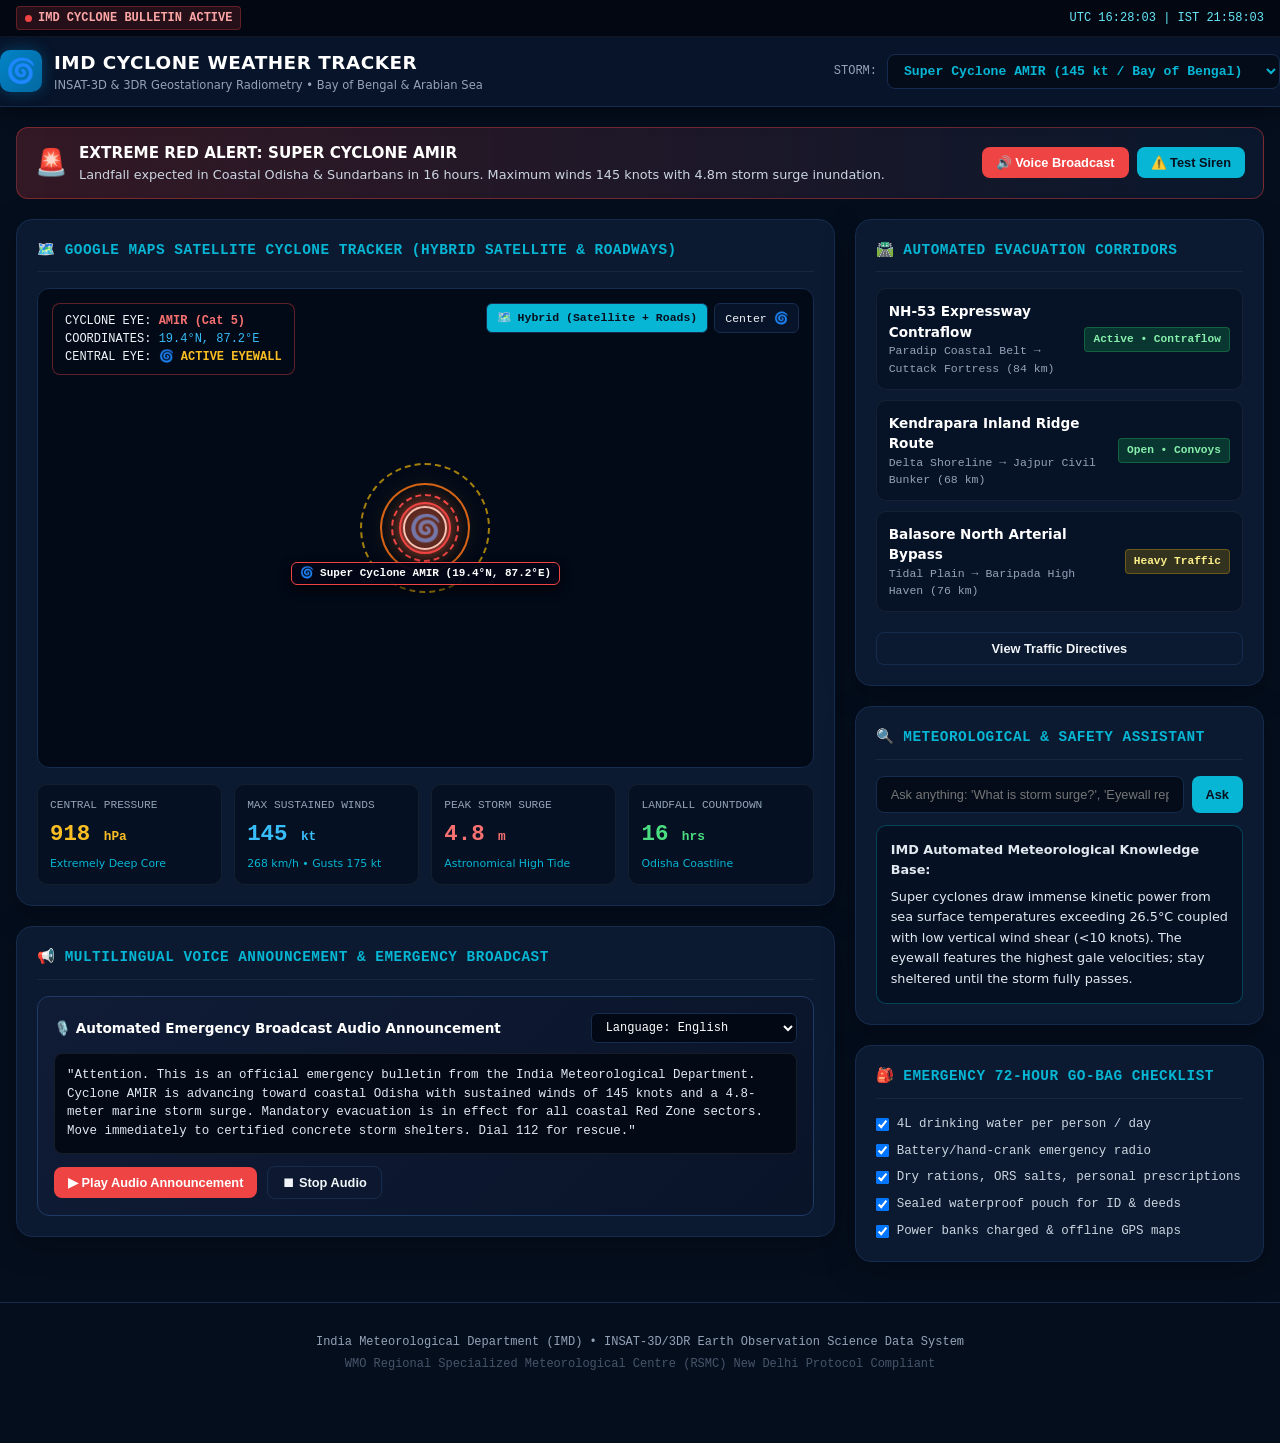
<file: AI STUDIO/public/tropical-cyclone-insat3d.html>
<!DOCTYPE html>
<html lang="en">
<head>
  <meta charset="UTF-8" />
  <meta name="viewport" content="width=device-width, initial-scale=1.0, maximum-scale=5.0, user-scalable=yes" />
  <title>IMD INSAT-3D Tropical Cyclone & Weather Tracker</title>
  <meta name="description" content="INSAT-3D / IMD Official Theme Tropical Cyclone & Weather Tracking Station with live radar, 🌀 storm eye position, evacuation corridors, and audio alerts." />
  <meta name="theme-color" content="#061224" />
  <style>
    :root {
      --bg-dark: #050e1d;
      --card-bg: #0b1a30;
      --card-border: #162c4e;
      --accent-cyan: #06b6d4;
      --accent-blue: #3b82f6;
      --imd-red: #ef4444;
      --imd-orange: #f97316;
      --imd-yellow: #eab308;
      --imd-green: #22c55e;
      --text-main: #f1f5f9;
      --text-muted: #94a3b8;
      --font-mono: ui-monospace, SFMono-Regular, Menlo, Monaco, Consolas, monospace;
      --font-sans: system-ui, -apple-system, BlinkMacSystemFont, "Segoe UI", Roboto, sans-serif;
    }

    * {
      box-sizing: border-box;
      margin: 0;
      padding: 0;
      -webkit-tap-highlight-color: transparent;
    }

    body {
      background-color: var(--bg-dark);
      color: var(--text-main);
      font-family: var(--font-sans);
      line-height: 1.5;
      padding-bottom: 40px;
      overflow-x: hidden;
    }

    /* Container */
    .container {
      width: 100%;
      max-width: 1720px;
      margin: 0 auto;
      padding: 0 16px;
    }

    /* Header */
    header {
      background: rgba(8, 22, 43, 0.95);
      border-bottom: 1px solid var(--card-border);
      backdrop-filter: blur(12px);
      position: sticky;
      top: 0;
      z-index: 100;
      box-shadow: 0 4px 20px rgba(0,0,0,0.4);
    }

    .top-status {
      background: #020712;
      border-bottom: 1px solid rgba(255,255,255,0.06);
      padding: 6px 0;
      font-size: 0.75rem;
      font-family: var(--font-mono);
      display: flex;
      justify-content: space-between;
      align-items: center;
      color: var(--text-muted);
    }

    .status-badge {
      display: inline-flex;
      align-items: center;
      gap: 6px;
      background: rgba(239, 68, 68, 0.15);
      border: 1px solid rgba(239, 68, 68, 0.3);
      color: #fca5a5;
      padding: 2px 8px;
      border-radius: 4px;
      font-weight: 700;
    }

    .pulse-dot {
      width: 7px;
      height: 7px;
      border-radius: 50%;
      background: var(--imd-red);
      animation: pulse 1.5s infinite;
    }

    @keyframes pulse {
      0%, 100% { opacity: 1; transform: scale(1); }
      50% { opacity: 0.3; transform: scale(1.3); }
    }

    @keyframes cycloneSpin {
      from { transform: rotate(0deg); }
      to { transform: rotate(360deg); }
    }
    @keyframes cycloneSpinReverse {
      from { transform: rotate(360deg); }
      to { transform: rotate(0deg); }
    }
    @keyframes pulseWave {
      0% { transform: scale(0.65); opacity: 0.85; }
      50% { opacity: 0.4; }
      100% { transform: scale(1.45); opacity: 0; }
    }
    @keyframes pulseWaveOuter {
      0% { transform: scale(0.8); opacity: 0.75; }
      50% { opacity: 0.35; }
      100% { transform: scale(1.9); opacity: 0; }
    }
    @keyframes radarPulseRing {
      0%, 100% { transform: scale(1); opacity: 0.75; }
      50% { transform: scale(1.06); opacity: 0.35; }
    }
    .animate-cyclone-spin {
      animation: cycloneSpin 3.5s linear infinite;
      display: inline-block;
    }
    .animate-cyclone-spin-reverse {
      animation: cycloneSpinReverse 7s linear infinite;
    }
    .animate-pulse-wave {
      animation: pulseWave 2.2s cubic-bezier(0.2, 0.6, 0.4, 1) infinite;
    }
    .animate-pulse-wave-outer {
      animation: pulseWaveOuter 3.2s cubic-bezier(0.2, 0.6, 0.4, 1) infinite 0.7s;
    }
    .animate-radar-ring {
      animation: radarPulseRing 2.8s ease-in-out infinite;
    }

    .nav-bar {
      display: flex;
      justify-content: space-between;
      align-items: center;
      padding: 12px 0;
      gap: 16px;
      flex-wrap: wrap;
    }

    .logo-group {
      display: flex;
      align-items: center;
      gap: 12px;
    }

    .logo-icon {
      width: 42px;
      height: 42px;
      background: linear-gradient(135deg, #0284c7, #0369a1);
      border-radius: 10px;
      display: flex;
      align-items: center;
      justify-content: center;
      font-size: 24px;
      box-shadow: 0 0 15px rgba(2, 132, 199, 0.4);
    }

    .logo-text h1 {
      font-size: 1.15rem;
      font-weight: 800;
      letter-spacing: 0.5px;
      color: #fff;
    }

    .logo-text p {
      font-size: 0.72rem;
      color: var(--text-muted);
    }

    .storm-select {
      background: #040c1a;
      color: var(--accent-cyan);
      border: 1px solid var(--card-border);
      padding: 8px 12px;
      border-radius: 8px;
      font-size: 0.82rem;
      font-family: var(--font-mono);
      font-weight: 600;
      outline: none;
      cursor: pointer;
    }

    /* Warning Banner */
    .warning-banner {
      background: linear-gradient(90deg, rgba(239,68,68,0.2) 0%, rgba(11,26,48,0.8) 100%);
      border: 1px solid rgba(239, 68, 68, 0.4);
      border-radius: 12px;
      padding: 14px 18px;
      margin: 20px 0;
      display: flex;
      justify-content: space-between;
      align-items: center;
      gap: 12px;
      flex-wrap: wrap;
    }

    .warning-info {
      display: flex;
      align-items: center;
      gap: 12px;
    }

    .warning-icon {
      font-size: 26px;
    }

    .warning-title {
      font-size: 0.95rem;
      font-weight: 800;
      color: #fff;
    }

    .warning-desc {
      font-size: 0.8rem;
      color: #cbd5e1;
    }

    .banner-actions {
      display: flex;
      gap: 8px;
    }

    .btn {
      padding: 8px 14px;
      border-radius: 8px;
      font-size: 0.8rem;
      font-weight: 700;
      cursor: pointer;
      border: none;
      display: inline-flex;
      align-items: center;
      gap: 6px;
      transition: all 0.2s;
    }

    .btn-red {
      background: var(--imd-red);
      color: #fff;
    }
    .btn-red:hover { background: #dc2626; }

    .btn-cyan {
      background: var(--accent-cyan);
      color: #04101f;
    }
    .btn-cyan:hover { background: #22d3ee; }

    .btn-outline {
      background: transparent;
      border: 1px solid var(--card-border);
      color: var(--text-main);
    }
    .btn-outline:hover { background: rgba(255,255,255,0.05); }

    /* Main Grid */
    .dashboard-grid {
      display: grid;
      grid-template-columns: 1fr;
      gap: 20px;
    }

    @media (min-width: 992px) {
      .dashboard-grid {
        grid-template-columns: 2fr 1fr;
      }
    }

    /* Cards */
    .card {
      background: var(--card-bg);
      border: 1px solid var(--card-border);
      border-radius: 16px;
      padding: 20px;
      box-shadow: 0 8px 32px rgba(0,0,0,0.25);
    }

    .card-title {
      font-size: 0.9rem;
      font-weight: 800;
      font-family: var(--font-mono);
      letter-spacing: 0.5px;
      color: var(--accent-cyan);
      display: flex;
      align-items: center;
      gap: 8px;
      margin-bottom: 16px;
      border-bottom: 1px solid rgba(255,255,255,0.06);
      padding-bottom: 10px;
    }

    /* Radar Canvas Map */
    .radar-wrapper {
      position: relative;
      width: 100%;
      height: 480px;
      background: #020917;
      border-radius: 12px;
      overflow: hidden;
      border: 1px solid var(--card-border);
    }

    canvas#radarCanvas {
      width: 100%;
      height: 100%;
      display: block;
    }

    .map-overlay-badge {
      position: absolute;
      top: 14px;
      left: 14px;
      background: rgba(3, 10, 24, 0.9);
      border: 1px solid rgba(239, 68, 68, 0.4);
      border-radius: 8px;
      padding: 8px 12px;
      font-family: var(--font-mono);
      font-size: 0.75rem;
      pointer-events: none;
    }

    .map-controls {
      position: absolute;
      top: 14px;
      right: 14px;
      display: flex;
      gap: 6px;
      z-index: 10;
    }

    .map-pill-btn {
      background: rgba(8, 22, 43, 0.9);
      border: 1px solid var(--card-border);
      color: var(--text-main);
      padding: 5px 10px;
      border-radius: 6px;
      font-size: 0.72rem;
      font-family: var(--font-mono);
      cursor: pointer;
    }
    .map-pill-btn.active {
      background: var(--accent-cyan);
      color: #04101f;
      font-weight: bold;
    }

    /* Telemetry Metric Cards */
    .metrics-row {
      display: grid;
      grid-template-columns: repeat(2, 1fr);
      gap: 12px;
      margin-top: 16px;
    }

    @media (min-width: 640px) {
      .metrics-row {
        grid-template-columns: repeat(4, 1fr);
      }
    }

    .metric-card {
      background: #051022;
      border: 1px solid rgba(255,255,255,0.06);
      border-radius: 10px;
      padding: 12px;
      text-align: left;
    }

    .metric-label {
      font-size: 0.7rem;
      color: var(--text-muted);
      font-family: var(--font-mono);
      text-transform: uppercase;
    }

    .metric-value {
      font-size: 1.4rem;
      font-weight: 900;
      font-family: var(--font-mono);
      margin: 4px 0;
    }

    .metric-sub {
      font-size: 0.68rem;
      color: var(--accent-cyan);
    }

    /* Audio Alert Broadcast Module */
    .audio-box {
      background: linear-gradient(135deg, #101c36, #091429);
      border: 1px solid #1e3a66;
      border-radius: 12px;
      padding: 16px;
      margin-top: 16px;
    }

    .audio-header {
      display: flex;
      justify-content: space-between;
      align-items: center;
      margin-bottom: 10px;
      flex-wrap: wrap;
      gap: 8px;
    }

    .audio-title {
      font-size: 0.85rem;
      font-weight: bold;
      color: #fff;
      display: flex;
      align-items: center;
      gap: 6px;
    }

    .audio-text {
      background: #030a16;
      border: 1px solid rgba(255,255,255,0.08);
      border-radius: 8px;
      padding: 12px;
      font-size: 0.78rem;
      color: #e2e8f0;
      line-height: 1.5;
      font-family: var(--font-mono);
      margin-bottom: 12px;
    }

    .audio-controls {
      display: flex;
      align-items: center;
      gap: 10px;
      flex-wrap: wrap;
    }

    .lang-select {
      background: #030914;
      border: 1px solid var(--card-border);
      color: #fff;
      padding: 6px 10px;
      border-radius: 6px;
      font-size: 0.75rem;
      font-family: var(--font-mono);
    }

    /* Evacuation List */
    .corridor-item {
      background: #061226;
      border: 1px solid rgba(255,255,255,0.06);
      border-radius: 10px;
      padding: 12px;
      margin-bottom: 10px;
      display: flex;
      justify-content: space-between;
      align-items: center;
      gap: 10px;
    }

    .corridor-info h4 {
      font-size: 0.85rem;
      font-weight: 700;
      color: #fff;
    }

    .corridor-info p {
      font-size: 0.72rem;
      color: var(--text-muted);
      font-family: var(--font-mono);
    }

    .tag-active {
      background: rgba(34, 197, 94, 0.2);
      color: #86efac;
      border: 1px solid rgba(34, 197, 94, 0.3);
      padding: 3px 8px;
      border-radius: 4px;
      font-size: 0.7rem;
      font-weight: 700;
      font-family: var(--font-mono);
      white-space: nowrap;
    }

    /* Q&A Query Assistant */
    .search-box {
      display: flex;
      gap: 8px;
      margin-bottom: 12px;
    }

    .search-input {
      flex: 1;
      background: #040c1a;
      border: 1px solid var(--card-border);
      border-radius: 8px;
      padding: 10px 14px;
      color: #fff;
      font-size: 0.8rem;
      outline: none;
    }
    .search-input:focus { border-color: var(--accent-cyan); }

    .ans-card {
      background: #051022;
      border: 1px solid rgba(6, 182, 212, 0.3);
      border-radius: 10px;
      padding: 14px;
      font-size: 0.8rem;
      color: #e2e8f0;
      line-height: 1.6;
    }

    /* Footer */
    footer {
      text-align: center;
      padding: 30px 0;
      font-size: 0.75rem;
      color: var(--text-muted);
      font-family: var(--font-mono);
      border-top: 1px solid var(--card-border);
      margin-top: 40px;
    }
  </style>
</head>
<body>

  <!-- Top Geostationary Feed Bar -->
  <header>
    <div class="top-status">
      <div class="container" style="display: flex; justify-content: space-between; align-items: center; width: 100%;">
        <div style="display: flex; align-items: center; gap: 8px;">
          <div class="status-badge">
            <span class="pulse-dot"></span>
            <span>IMD CYCLONE BULLETIN ACTIVE</span>
          </div>
          <span style="display: none;" class="desktop-only">INSAT-3D METEOSAT SATELLITE: SYNCHRONIZED</span>
        </div>
        <div style="color: #67e8f9;">
          UTC <span id="clockUtc">--:--:--</span> | IST <span id="clockIst">--:--:--</span>
        </div>
      </div>
    </div>

    <div class="container nav-bar">
      <div class="logo-group">
        <div class="logo-icon">🌀</div>
        <div class="logo-text">
          <h1>IMD CYCLONE WEATHER TRACKER</h1>
          <p>INSAT-3D & 3DR Geostationary Radiometry • Bay of Bengal & Arabian Sea</p>
        </div>
      </div>

      <div style="display: flex; align-items: center; gap: 10px;">
        <label style="font-size: 0.75rem; color: var(--text-muted); font-family: var(--font-mono);">STORM:</label>
        <select id="stormSelect" class="storm-select" onchange="changeStorm(this.value)">
          <option value="amir">Super Cyclone AMIR (145 kt / Bay of Bengal)</option>
          <option value="zephyr">Severe Cyclone ZEPHYR (110 kt / Arabian Sea)</option>
          <option value="marina">Super Typhoon MARINA (155 kt / W. Pacific)</option>
        </select>
      </div>
    </div>
  </header>

  <main class="container">
    <!-- IMD RED ALERT BANNER -->
    <div class="warning-banner">
      <div class="warning-info">
        <div class="warning-icon">🚨</div>
        <div>
          <div class="warning-title" id="bannerTitle">EXTREME RED ALERT: SUPER CYCLONE AMIR</div>
          <div class="warning-desc" id="bannerDesc">
            Landfall expected in Coastal Odisha & Sundarbans in 16 hours. Maximum winds 145 knots with 4.8m storm surge inundation.
          </div>
        </div>
      </div>
      <div class="banner-actions">
        <button class="btn btn-red" onclick="speakEmergencyAlert()">🔊 Voice Broadcast</button>
        <button class="btn btn-cyan" onclick="testSiren()">⚠️ Test Siren</button>
      </div>
    </div>

    <!-- MAIN TWO-COLUMN DASHBOARD -->
    <div class="dashboard-grid">
      <!-- LEFT COLUMN: RADAR MAP & METRICS -->
      <div>
        <div class="card">
          <div class="card-title">
            <span>🗺️ GOOGLE MAPS SATELLITE CYCLONE TRACKER (HYBRID SATELLITE & ROADWAYS)</span>
          </div>

          <!-- Interactive Google Maps Hybrid Interface (Identical to Web App) -->
          <div class="radar-wrapper" id="radarWrapper">
            <div class="map-overlay-badge" id="radarBadge">
              <div>CYCLONE EYE: <strong style="color: #f87171;" id="badgeName">AMIR (Cat 5)</strong></div>
              <div>COORDINATES: <span style="color: #38bdf8;" id="badgeCoords">19.4°N, 87.2°E</span></div>
              <div>CENTRAL EYE: <strong style="color: #fbbf24;">🌀 ACTIVE EYEWALL</strong></div>
            </div>

            <div class="map-controls">
              <div class="map-pill-btn active" style="cursor: default; pointer-events: none;">🗺️ Hybrid (Satellite + Roads)</div>
              <button class="map-pill-btn" onclick="centerCycloneOnMap()">Center 🌀</button>
            </div>

            <!-- Google Maps Live Hybrid Satellite Frame with Animated 🌀 and Concentric Circles -->
            <div id="gmapsFrameContainer" style="width: 100%; height: 100%; position: relative;">
              <iframe
                id="gmapsIframe"
                title="Google Maps Cyclone Eye View"
                src="https://maps.google.com/maps?q=19.4,87.2&t=h&z=7&ie=UTF8&iwloc=&output=embed"
                style="width: 100%; height: 100%; border: 0; filter: brightness(0.9) contrast(1.05);"
                loading="lazy"
              ></iframe>
              <div style="position: absolute; inset: 0; pointer-events: none; display: flex; align-items: center; justify-content: center;">
                <div style="position: relative; width: 140px; height: 140px; display: flex; align-items: center; justify-content: center; pointer-events: auto;">
                  <!-- Outer Animated Pulsing Wave Circle (34kt boundary) -->
                  <div class="animate-pulse-wave-outer" style="position: absolute; width: 130px; height: 130px; border-radius: 50%; border: 2px dashed rgba(234, 179, 8, 0.7); background: radial-gradient(circle, rgba(234, 179, 8, 0.12) 0%, rgba(234, 179, 8, 0) 70%);"></div>

                  <!-- Mid Animated Pulsing Wave Circle (50kt storm ring) -->
                  <div class="animate-pulse-wave" style="position: absolute; width: 90px; height: 90px; border-radius: 50%; border: 2px solid rgba(249, 115, 22, 0.85); background: radial-gradient(circle, rgba(249, 115, 22, 0.18) 0%, rgba(249, 115, 22, 0) 70%);"></div>

                  <!-- Rotating Radar Dashed Ring (Counter-clockwise vortex) -->
                  <div class="animate-cyclone-spin-reverse" style="position: absolute; width: 68px; height: 68px; border-radius: 50%; border: 2px dashed #ef4444;"></div>

                  <!-- Inner Eyewall Shockwave Circle -->
                  <div class="animate-radar-ring" style="position: absolute; width: 52px; height: 52px; border-radius: 50%; border: 2.5px solid #ef4444; background: rgba(239, 68, 68, 0.25);"></div>

                  <!-- Central Eye Core Button with Fast Rotating 🌀 Symbol -->
                  <div style="width: 44px; height: 44px; border-radius: 50%; background: rgba(3, 10, 24, 0.92); border: 2px solid #ffffff; box-shadow: 0 0 20px rgba(239, 68, 68, 0.8); display: flex; align-items: center; justify-content: center; cursor: pointer;">
                    <span class="animate-cyclone-spin" style="font-size: 26px; user-select: none;">🌀</span>
                  </div>

                  <!-- Floating Storm Identifier Badge -->
                  <div id="gmapsMarkerTag" style="position: absolute; top: 104px; background: rgba(2, 6, 23, 0.95); border: 1px solid #ef4444; padding: 2px 8px; border-radius: 6px; font-size: 11px; font-family: monospace; font-weight: bold; color: #fff; white-space: nowrap; box-shadow: 0 4px 12px rgba(0,0,0,0.8);">
                    🌀 Super Cyclone AMIR (19.4°N, 87.2°E)
                  </div>
                </div>
              </div>
            </div>
          </div>

          <!-- Telemetry Metrics Bar -->
          <div class="metrics-row">
            <div class="metric-card">
              <div class="metric-label">Central Pressure</div>
              <div class="metric-value" style="color: #fbbf24;" id="valPressure">918 <span style="font-size:0.8rem">hPa</span></div>
              <div class="metric-sub" id="subPressure">Extremely Deep Core</div>
            </div>

            <div class="metric-card">
              <div class="metric-label">Max Sustained Winds</div>
              <div class="metric-value" style="color: #38bdf8;" id="valWinds">145 <span style="font-size:0.8rem">kt</span></div>
              <div class="metric-sub" id="subWinds">268 km/h • Gusts 175 kt</div>
            </div>

            <div class="metric-card">
              <div class="metric-label">Peak Storm Surge</div>
              <div class="metric-value" style="color: #f87171;" id="valSurge">4.8 <span style="font-size:0.8rem">m</span></div>
              <div class="metric-sub">Astronomical High Tide</div>
            </div>

            <div class="metric-card">
              <div class="metric-label">Landfall Countdown</div>
              <div class="metric-value" style="color: #4ade80;" id="valLandfall">16 <span style="font-size:0.8rem">hrs</span></div>
              <div class="metric-sub" id="subLandfall">Odisha Coastline</div>
            </div>
          </div>
        </div>

        <!-- AUDIO ALERT & BROADCAST CONSOLE -->
        <div class="card" style="margin-top: 20px;">
          <div class="card-title">
            <span>📢 MULTILINGUAL VOICE ANNOUNCEMENT & EMERGENCY BROADCAST</span>
          </div>

          <div class="audio-box">
            <div class="audio-header">
              <div class="audio-title">
                <span>🎙️ Automated Emergency Broadcast Audio Announcement</span>
              </div>
              <div style="display: flex; gap: 8px;">
                <select id="audioLang" class="lang-select" onchange="updateAnnouncementLang(this.value)">
                  <option value="en">Language: English</option>
                  <option value="hi">Language: Hindi (हिन्दी)</option>
                  <option value="or">Language: Odia (ଓଡ଼ିଆ)</option>
                  <option value="bn">Language: Bengali (বাংলা)</option>
                  <option value="ta">Language: Tamil (தமிழ்)</option>
                </select>
              </div>
            </div>

            <div class="audio-text" id="announcementText">
              "Attention. This is an official emergency bulletin from the India Meteorological Department. Cyclone AMIR is advancing toward coastal Odisha with sustained winds of 145 knots and a 4.8-meter marine storm surge. Mandatory evacuation is in effect for all coastal Red Zone sectors. Move immediately to certified concrete storm shelters. Dial 112 for rescue."
            </div>

            <div class="audio-controls">
              <button class="btn btn-red" onclick="speakEmergencyAlert()">
                <span>▶ Play Audio Announcement</span>
              </button>
              <button class="btn btn-outline" onclick="stopAudio()">
                <span>⏹ Stop Audio</span>
              </button>
              <span id="audioPlayingStatus" style="font-size: 0.75rem; color: #4ade80; font-family: var(--font-mono); display: none;">
                ● BROADCAST AUDIO ACTIVE
              </span>
            </div>
          </div>
        </div>
      </div>

      <!-- RIGHT COLUMN: EVACUATION & IMD ASSISTANT -->
      <div>
        <!-- Evacuation Corridors -->
        <div class="card">
          <div class="card-title">
            <span>🛣️ AUTOMATED EVACUATION CORRIDORS</span>
          </div>

          <div id="corridorList">
            <div class="corridor-item">
              <div class="corridor-info">
                <h4>NH-53 Expressway Contraflow</h4>
                <p>Paradip Coastal Belt → Cuttack Fortress (84 km)</p>
              </div>
              <span class="tag-active">Active • Contraflow</span>
            </div>

            <div class="corridor-item">
              <div class="corridor-info">
                <h4>Kendrapara Inland Ridge Route</h4>
                <p>Delta Shoreline → Jajpur Civil Bunker (68 km)</p>
              </div>
              <span class="tag-active">Open • Convoys</span>
            </div>

            <div class="corridor-item">
              <div class="corridor-info">
                <h4>Balasore North Arterial Bypass</h4>
                <p>Tidal Plain → Baripada High Haven (76 km)</p>
              </div>
              <span class="tag-active" style="background: rgba(234,179,8,0.2); color:#fef08a; border-color: rgba(234,179,8,0.3);">
                Heavy Traffic
              </span>
            </div>
          </div>

          <button class="btn btn-outline" style="width: 100%; justify-content: center; margin-top: 10px;" onclick="alert('Priority Evacuation Notice: Free toll passage active on NH-53. 45 military transport buses deployed for elderly and non-ambulatory hospital patients.')">
            View Traffic Directives
          </button>
        </div>

        <!-- IMD Meteorological Assistant -->
        <div class="card" style="margin-top: 20px;">
          <div class="card-title">
            <span>🔍 METEOROLOGICAL & SAFETY ASSISTANT</span>
          </div>

          <div class="search-box">
            <input type="text" id="queryInput" class="search-input" placeholder="Ask anything: 'What is storm surge?', 'Eyewall replacement'..." onkeydown="if(event.key==='Enter') searchKnowledge()" />
            <button class="btn btn-cyan" onclick="searchKnowledge()">Ask</button>
          </div>

          <div class="ans-card" id="ansCard">
            <strong>IMD Automated Meteorological Knowledge Base:</strong>
            <p style="margin-top: 6px;">
              Super cyclones draw immense kinetic power from sea surface temperatures exceeding 26.5°C coupled with low vertical wind shear (&lt;10 knots). The eyewall features the highest gale velocities; stay sheltered until the storm fully passes.
            </p>
          </div>
        </div>

        <!-- Citizen Emergency Go-Bag Checklist -->
        <div class="card" style="margin-top: 20px;">
          <div class="card-title">
            <span>🎒 EMERGENCY 72-HOUR GO-BAG CHECKLIST</span>
          </div>
          <div style="font-size: 0.78rem; font-family: var(--font-mono); color: #cbd5e1; display: flex; flex-direction: column; gap: 8px;">
            <label style="display: flex; align-items: center; gap: 8px;">
              <input type="checkbox" checked /> 4L drinking water per person / day
            </label>
            <label style="display: flex; align-items: center; gap: 8px;">
              <input type="checkbox" checked /> Battery/hand-crank emergency radio
            </label>
            <label style="display: flex; align-items: center; gap: 8px;">
              <input type="checkbox" checked /> Dry rations, ORS salts, personal prescriptions
            </label>
            <label style="display: flex; align-items: center; gap: 8px;">
              <input type="checkbox" checked /> Sealed waterproof pouch for ID & deeds
            </label>
            <label style="display: flex; align-items: center; gap: 8px;">
              <input type="checkbox" checked /> Power banks charged & offline GPS maps
            </label>
          </div>
        </div>
      </div>
    </div>
  </main>

  <footer>
    <div class="container">
      <p>India Meteorological Department (IMD) • INSAT-3D/3DR Earth Observation Science Data System</p>
      <p style="margin-top: 4px; color: #475569;">WMO Regional Specialized Meteorological Centre (RSMC) New Delhi Protocol Compliant</p>
    </div>
  </footer>

  <script>
    // Cyclone Database
    const STORMS = {
      amir: {
        name: "Super Cyclone AMIR",
        category: "Category 5 / Super Cyclone",
        basin: "Bay of Bengal",
        winds: 145,
        pressure: 918,
        surge: 4.8,
        landfallHrs: 16,
        target: "Coastal Odisha & Sundarbans",
        coords: "19.4°N, 87.2°E",
        lat: 19.4,
        lon: 87.2
      },
      zephyr: {
        name: "Severe Cyclone ZEPHYR",
        category: "Category 3 / Very Severe",
        basin: "Arabian Sea",
        winds: 110,
        pressure: 954,
        surge: 3.5,
        landfallHrs: 22,
        target: "Saurashtra Coast & Kutch",
        coords: "21.2°N, 68.8°E",
        lat: 21.2,
        lon: 68.8
      },
      marina: {
        name: "Super Typhoon MARINA",
        category: "Category 5 / Super Typhoon",
        basin: "Western Pacific",
        winds: 155,
        pressure: 906,
        surge: 5.6,
        landfallHrs: 14,
        target: "Eastern Luzon Coast",
        coords: "18.2°N, 124.6°E",
        lat: 18.2,
        lon: 124.6
      }
    };

    let currentStormKey = "amir";

    // Update Live Clocks
    function updateClocks() {
      const now = new Date();
      document.getElementById("clockUtc").textContent = now.toUTCString().slice(17, 25);
      const istTime = new Date(now.getTime() + (5.5 * 60 * 60 * 1000));
      document.getElementById("clockIst").textContent = istTime.toUTCString().slice(17, 25);
    }
    setInterval(updateClocks, 1000);
    updateClocks();

    // Change Selected Cyclone
    function changeStorm(key) {
      currentStormKey = key;
      const s = STORMS[key];
      document.getElementById("bannerTitle").textContent = `EXTREME ALERT: ${s.name.toUpperCase()}`;
      document.getElementById("bannerDesc").textContent = `Landfall expected in ${s.target} in ${s.landfallHrs} hours. Maximum sustained winds ${s.winds} knots with ${s.surge}m storm surge.`;
      document.getElementById("badgeName").textContent = `${s.name.split(" ")[2] || s.name} (${s.category.split("/")[0]})`;
      document.getElementById("badgeCoords").textContent = s.coords;

      document.getElementById("valPressure").innerHTML = `${s.pressure} <span style="font-size:0.8rem">hPa</span>`;
      document.getElementById("valWinds").innerHTML = `${s.winds} <span style="font-size:0.8rem">kt</span>`;
      document.getElementById("subWinds").textContent = `${Math.round(s.winds * 1.852)} km/h • Gusts ${Math.round(s.winds * 1.25)} kt`;
      document.getElementById("valSurge").innerHTML = `${s.surge} <span style="font-size:0.8rem">m</span>`;
      document.getElementById("valLandfall").innerHTML = `${s.landfallHrs} <span style="font-size:0.8rem">hrs</span>`;
      document.getElementById("subLandfall").textContent = s.target.split("&")[0];

      // Update Google Maps hybrid satellite frame (t=h)
      const iframe = document.getElementById("gmapsIframe");
      if (iframe) {
        iframe.src = `https://maps.google.com/maps?q=${s.lat},${s.lon}&t=h&z=7&ie=UTF8&iwloc=&output=embed`;
      }
      const markerTag = document.getElementById("gmapsMarkerTag");
      if (markerTag) {
        markerTag.textContent = `🌀 ${s.name} (${s.coords})`;
      }

      updateAnnouncementLang(document.getElementById("audioLang").value);
    }

    function centerCycloneOnMap() {
      const s = STORMS[currentStormKey];
      const iframe = document.getElementById("gmapsIframe");
      if (iframe) {
        iframe.src = `https://maps.google.com/maps?q=${s.lat},${s.lon}&t=h&z=8&ie=UTF8&iwloc=&output=embed`;
      }
    }
    window.resetRadarView = centerCycloneOnMap;

    // Multilingual Announcements
    const ANNOUNCEMENTS = {
      en: (s) => `Attention. This is an urgent emergency broadcast from the India Meteorological Department. ${s.name}, ${s.category}, is approaching ${s.target} with sustained winds of ${s.winds} knots and a peak storm surge of ${s.surge} meters. Mandatory evacuation is ordered for all coastal red zone communities. Move immediately to certified concrete storm havens. Dial 112 for rescue.`,
      hi: (s) => `सावधान। यह भारत मौसम विज्ञान विभाग का आपातकालीन चक्रवात बुलेटिन है। चक्रवात ${s.name} ${s.target} की ओर 145 नॉट की तीव्र हवाओं और 4.8 मीटर समुद्री लहरों के साथ बढ़ रहा है। सभी तटीय रेड जोन निवासियों से तत्काल पक्के चक्रवात आश्रयों में जाने का आग्रह है। सहायता के लिए 112 डायल करें।`,
      or: (s) => `ସତର୍କ ସୂଚନା। ଏହା ଭାରତ ପାଣିପାଗ ବିଭାଗ (IMD) ର ଜରୁରୀକାଳୀନ ଘୂର୍ଣ୍ଣିଝଡ଼ ସତର୍କତା। ବାତ୍ୟା ${s.name} ୧୪୫ ନଟ୍ ବେଗରେ ଉପକୂଳ ଆଡ଼କୁ ଅଗ୍ରସର ହେଉଛି। ସମସ୍ତ ଉପକୂଳବାସୀ ତୁରନ୍ତ ପକ୍କା ବାତ୍ୟା ଆଶ୍ରୟସ୍ଥଳୀକୁ ଚାଲିଯାଆନ୍ତୁ। ସହାୟତା ପାଇଁ ୧୧୨ ଡାଏଲ କରନ୍ତୁ।`,
      bn: (s) => `সতর্কবার্তা। এটি ভারতীয় আবহাওয়া অধিদপ্তরের জরুরী সাইক্লোন সতর্কবার্তা। ঘূর্ণিঝড় ${s.name} অত্যন্ত তীব্র গতিতে উপকূলের দিকে এগিয়ে আসছে। সমস্ত উপকূলবর্তী লাল অঞ্চলের বাসিন্দাদের অবিলম্বে পাকা আশ্রয়কেন্দ্রে সরে যাওয়ার নির্দেশ দেওয়া হচ্ছে। সহায়তার জন্য ১১২ ডায়াল করুন।`,
      ta: (s) => `எச்சரிக்கை. இது இந்திய வானிலை ஆய்வு மையத்தின் அவசர புயல் அறிவிப்பு. புயல் ${s.name} மணிக்கு 145 நாட் வேகத்தில் கரையை நோக்கி நகர்கிறது. கரையோர மக்கள் உடனடியாக பாதுகாப்பான கான்கிரீட் தங்குமிடங்களுக்குச் செல்லுமாறு அறிவுறுத்தப்படுகிறார்கள். அவசர உதவிக்கு 112 ஐ அழைக்கவும்.`
    };

    function updateAnnouncementLang(lang) {
      const s = STORMS[currentStormKey];
      const fn = ANNOUNCEMENTS[lang] || ANNOUNCEMENTS.en;
      document.getElementById("announcementText").textContent = `"${fn(s)}"`;
    }

    // Web Speech API Voice Broadcast Synthesizer
    function speakEmergencyAlert() {
      if (!("speechSynthesis" in window)) {
        alert("Web Speech synthesis is not supported on this device.");
        return;
      }
      window.speechSynthesis.cancel();
      const text = document.getElementById("announcementText").textContent.replace(/"/g, "");
      const lang = document.getElementById("audioLang").value;
      const u = new SpeechSynthesisUtterance(text);
      u.rate = 0.95;
      if (lang === "hi") u.lang = "hi-IN";
      else if (lang === "ta") u.lang = "ta-IN";
      else if (lang === "bn") u.lang = "bn-IN";
      else u.lang = "en-US";

      const badge = document.getElementById("audioPlayingStatus");
      u.onstart = () => { if (badge) badge.style.display = "inline"; };
      u.onend = () => { if (badge) badge.style.display = "none"; };
      u.onerror = () => { if (badge) badge.style.display = "none"; };

      window.speechSynthesis.speak(u);
    }

    function stopAudio() {
      if ("speechSynthesis" in window) {
        window.speechSynthesis.cancel();
      }
      const badge = document.getElementById("audioPlayingStatus");
      if (badge) badge.style.display = "none";
    }

    // Web Audio API Emergency Siren Test
    function testSiren() {
      try {
        const audioCtx = new (window.AudioContext || window.webkitAudioContext)();
        const osc = audioCtx.createOscillator();
        const gain = audioCtx.createGain();
        osc.type = "sawtooth";
        osc.frequency.setValueAtTime(440, audioCtx.currentTime);

        const now = audioCtx.currentTime;
        for (let i = 0; i < 4; i++) {
          osc.frequency.linearRampToValueAtTime(880, now + i * 1.2 + 0.6);
          osc.frequency.linearRampToValueAtTime(440, now + i * 1.2 + 1.2);
        }

        gain.gain.setValueAtTime(0.08, audioCtx.currentTime);
        osc.connect(gain);
        gain.connect(audioCtx.destination);
        osc.start();
        osc.stop(now + 4.8);
      } catch (e) {
        console.error(e);
      }
    }

    // IMD Assistant Knowledge Base Search
    function searchKnowledge() {
      const q = document.getElementById("queryInput").value.trim().toLowerCase();
      if (!q) return;
      const ansCard = document.getElementById("ansCard");

      if (q.includes("surge") || q.includes("tide")) {
        ansCard.innerHTML = `<strong>Storm Surge Hydrodynamics:</strong><br/>Storm surge occurs when extreme cyclonic winds push ocean water toward shallow continental shelves. In shallow estuaries like the Bay of Bengal, astronomical high tide aligns to amplify surge heights to 4.8+ meters, penetrating 10-15 km inland.`;
      } else if (q.includes("eyewall") || q.includes("eye")) {
        ansCard.innerHTML = `<strong>Eyewall Replacement Cycle (ERC):</strong><br/>In intense Category 4 & 5 cyclones, outer rainbands congeal into a secondary concentric ring that suffocates the inner eyewall. While peak central winds temporarily plateau, the total destructive wind-field expands across a much broader diameter.`;
      } else if (q.includes("evacuat") || q.includes("route") || q.includes("shelter")) {
        ansCard.innerHTML = `<strong>IMD Evacuation Guidelines:</strong><br/>All communities within coastal sectors below 4m MSL elevation contour must evacuate 24 hours prior to gale arrival. Move inland along National Highway contraflow corridors to fortified concrete cyclone centers.`;
      } else {
        ansCard.innerHTML = `<strong>IMD Meteorological Bulletin for "${q}":</strong><br/>Tropical cyclone intensity is measured on the Dvorak scale using geostationary satellite radiometry. Keep emergency radios tuned to local CAP / VHF frequencies and do not leave concrete storm shelters until official 'All Clear' advisories are issued.`;
      }
    }
  </script>
</body>
</html>
</file>
